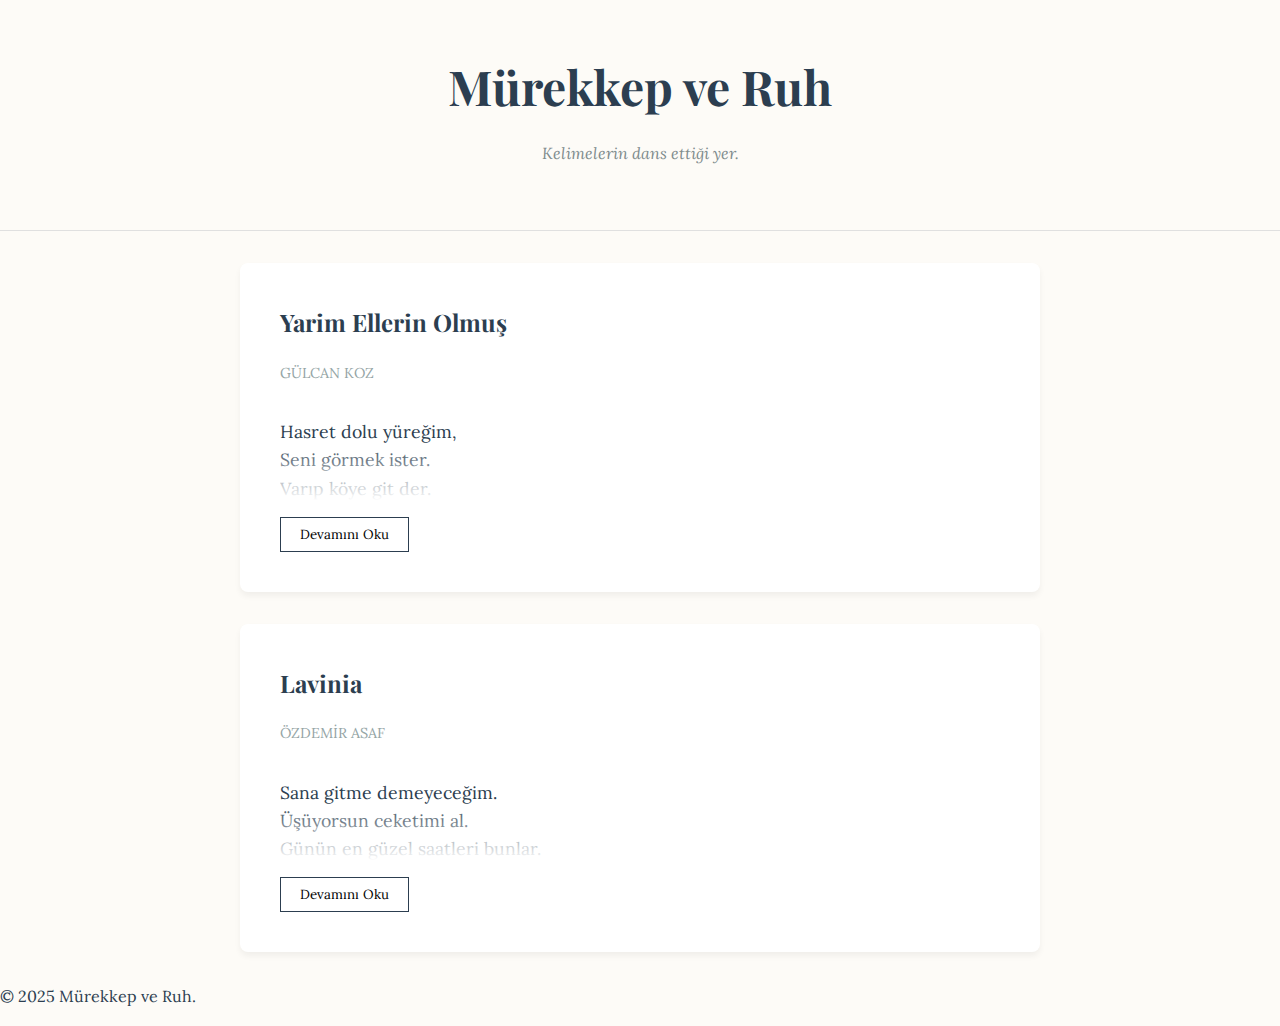
<file: index.html>
<!DOCTYPE html>
<html lang="tr">

<head>
    <meta charset="UTF-8">
    <meta name="viewport" content="width=device-width, initial-scale=1.0">
    <title>Mürekkep ve Ruh - Şiir Blogu</title>
    <link rel="stylesheet" href="style.css">
    <link
        href="https://fonts.googleapis.com/css2?family=Lora:ital,wght@0,400;0,700;1,400&family=Playfair+Display:wght@700&display=swap"
        rel="stylesheet">
</head>

<body>

    <header class="main-header">
        <h1>Mürekkep ve Ruh</h1>
        <p>Kelimelerin dans ettiği yer.</p>
    </header>

    <main class="container">
        <article class="poem-card">
            <h2>Yarim Ellerin Olmuş</h2>
            <div class="meta">Gülcan Koz</div>
            <div class="poem-body collapsed">
                <p>
                    Hasret dolu yüreğim,<br>
                    Seni görmek ister.<br>
                    Varıp köye git der.<br>
                    Keşke gelmez olsaydım.<br>
                    Düğünü görmez olsaydım<br>
                    Yarim ellerin olmuş...<br><br>
                    Dermansız derdi mi<br>
                    Hangi dağlara,<br>
                    Taşlara diyeyim.<br>
                    Hançer saplanmış kalbime<br>
                    Hangi tabipler sarar.<br>
                    Yarim ellerin olmuş...<br>
                </p>
            </div>
            <button class="read-more">Devamını Oku</button>
        </article>

        <article class="poem-card">
            <h2>Lavinia</h2>
            <div class="meta">Özdemir Asaf</div>
            <div class="poem-body collapsed">
                <p>
                    Sana gitme demeyeceğim.<br>
                    Üşüyorsun ceketimi al.<br>
                    Günün en güzel saatleri bunlar.<br>
                    Yanımda kal.<br><br>
                    Sana gitme demeyeceğim.<br>
                    Gene de sen bilirsin.<br>
                    Yalanlar istiyorsan yalanlar söyleyeyim,<br>
                    İncinirsin.
                </p>
            </div>
            <button class="read-more">Devamını Oku</button>
        </article>
    </main>

    <footer>
        <p>&copy; 2025 Mürekkep ve Ruh.</p>
    </footer>

    <script src="script.js"></script>
</body>

</html>
</file>
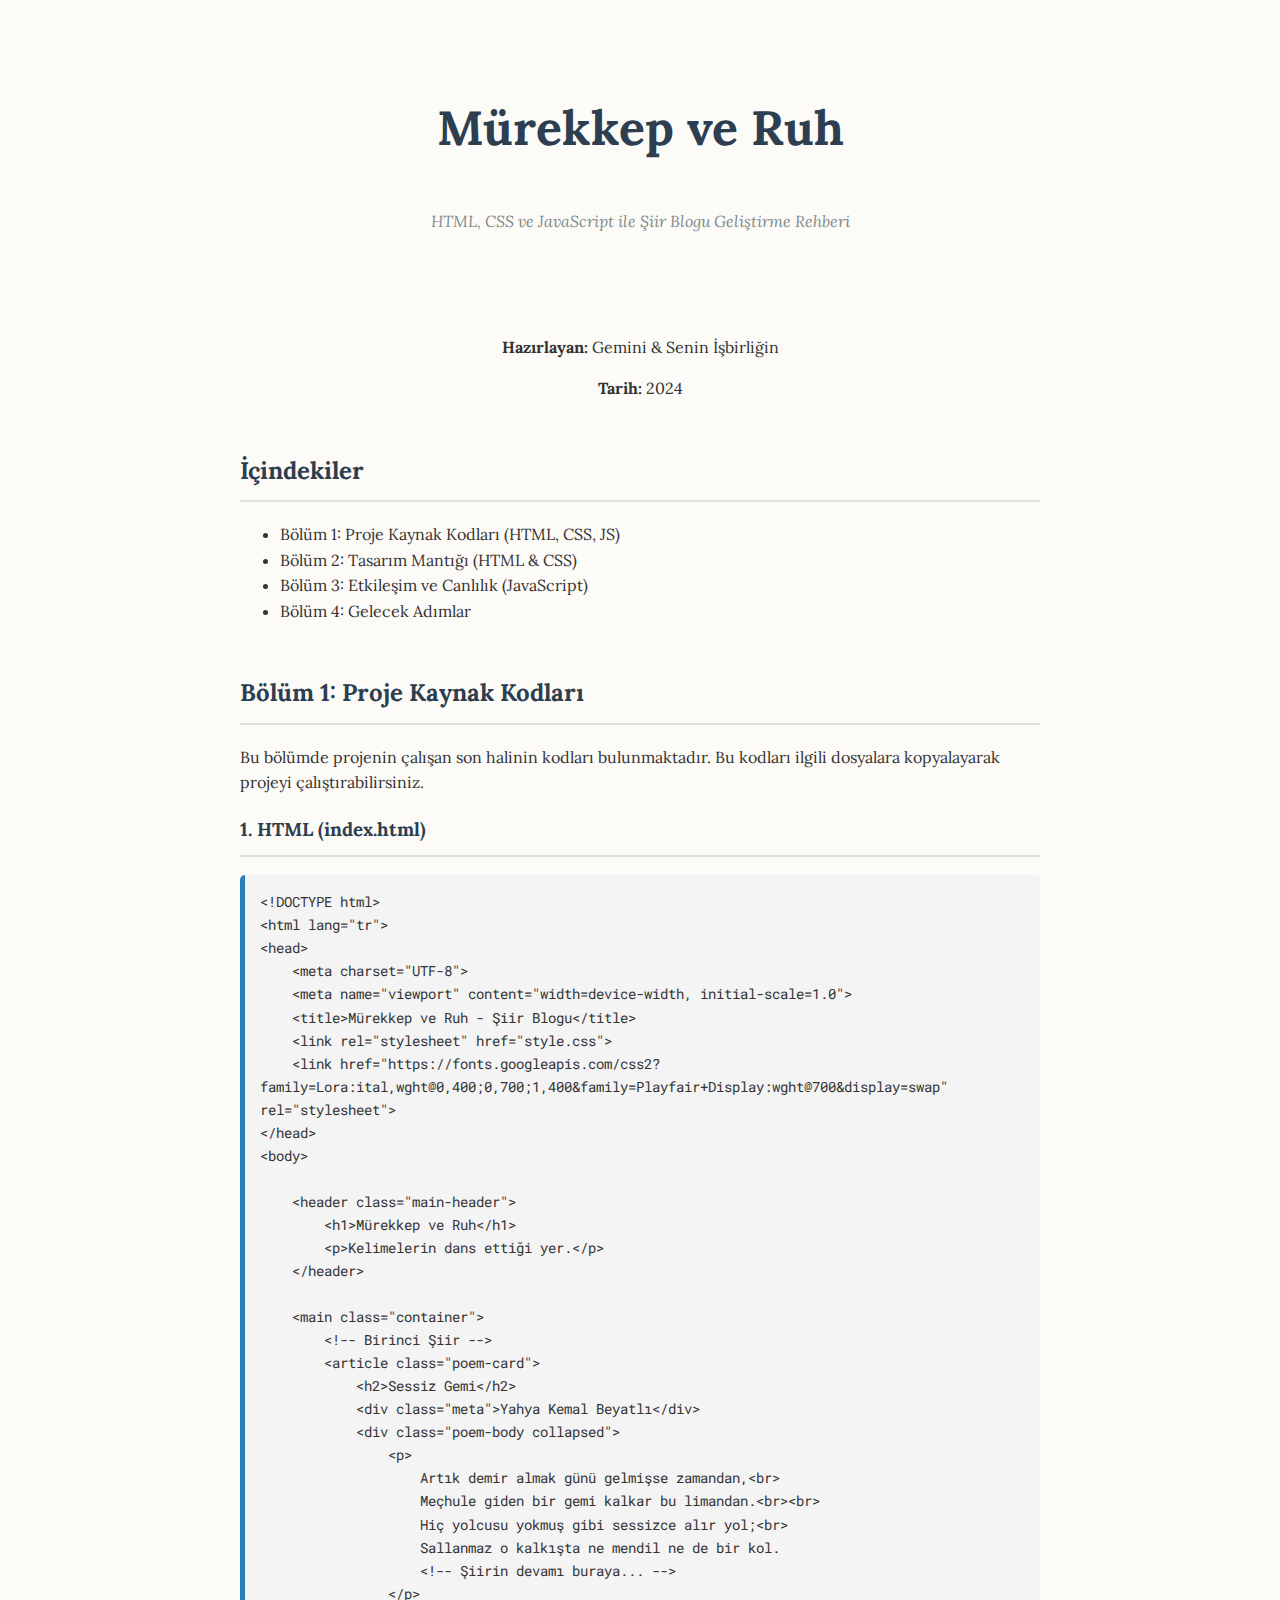
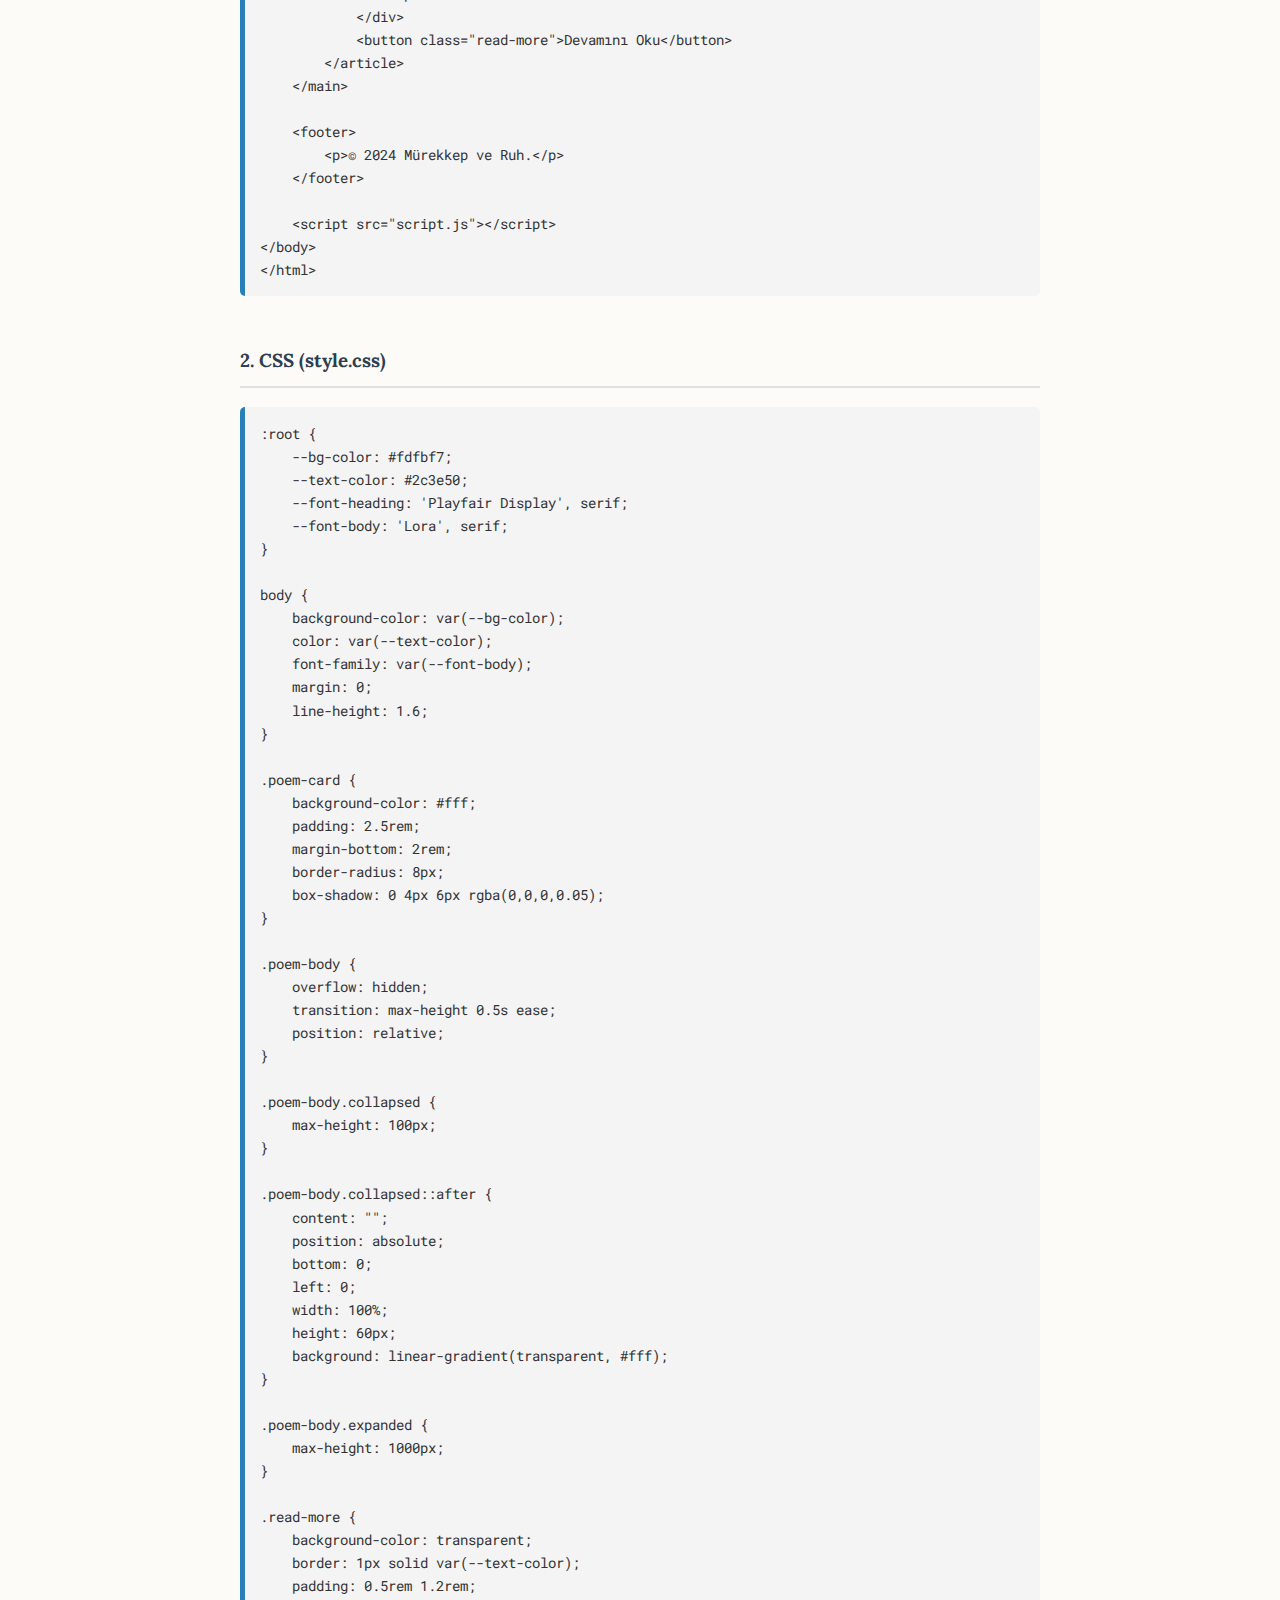
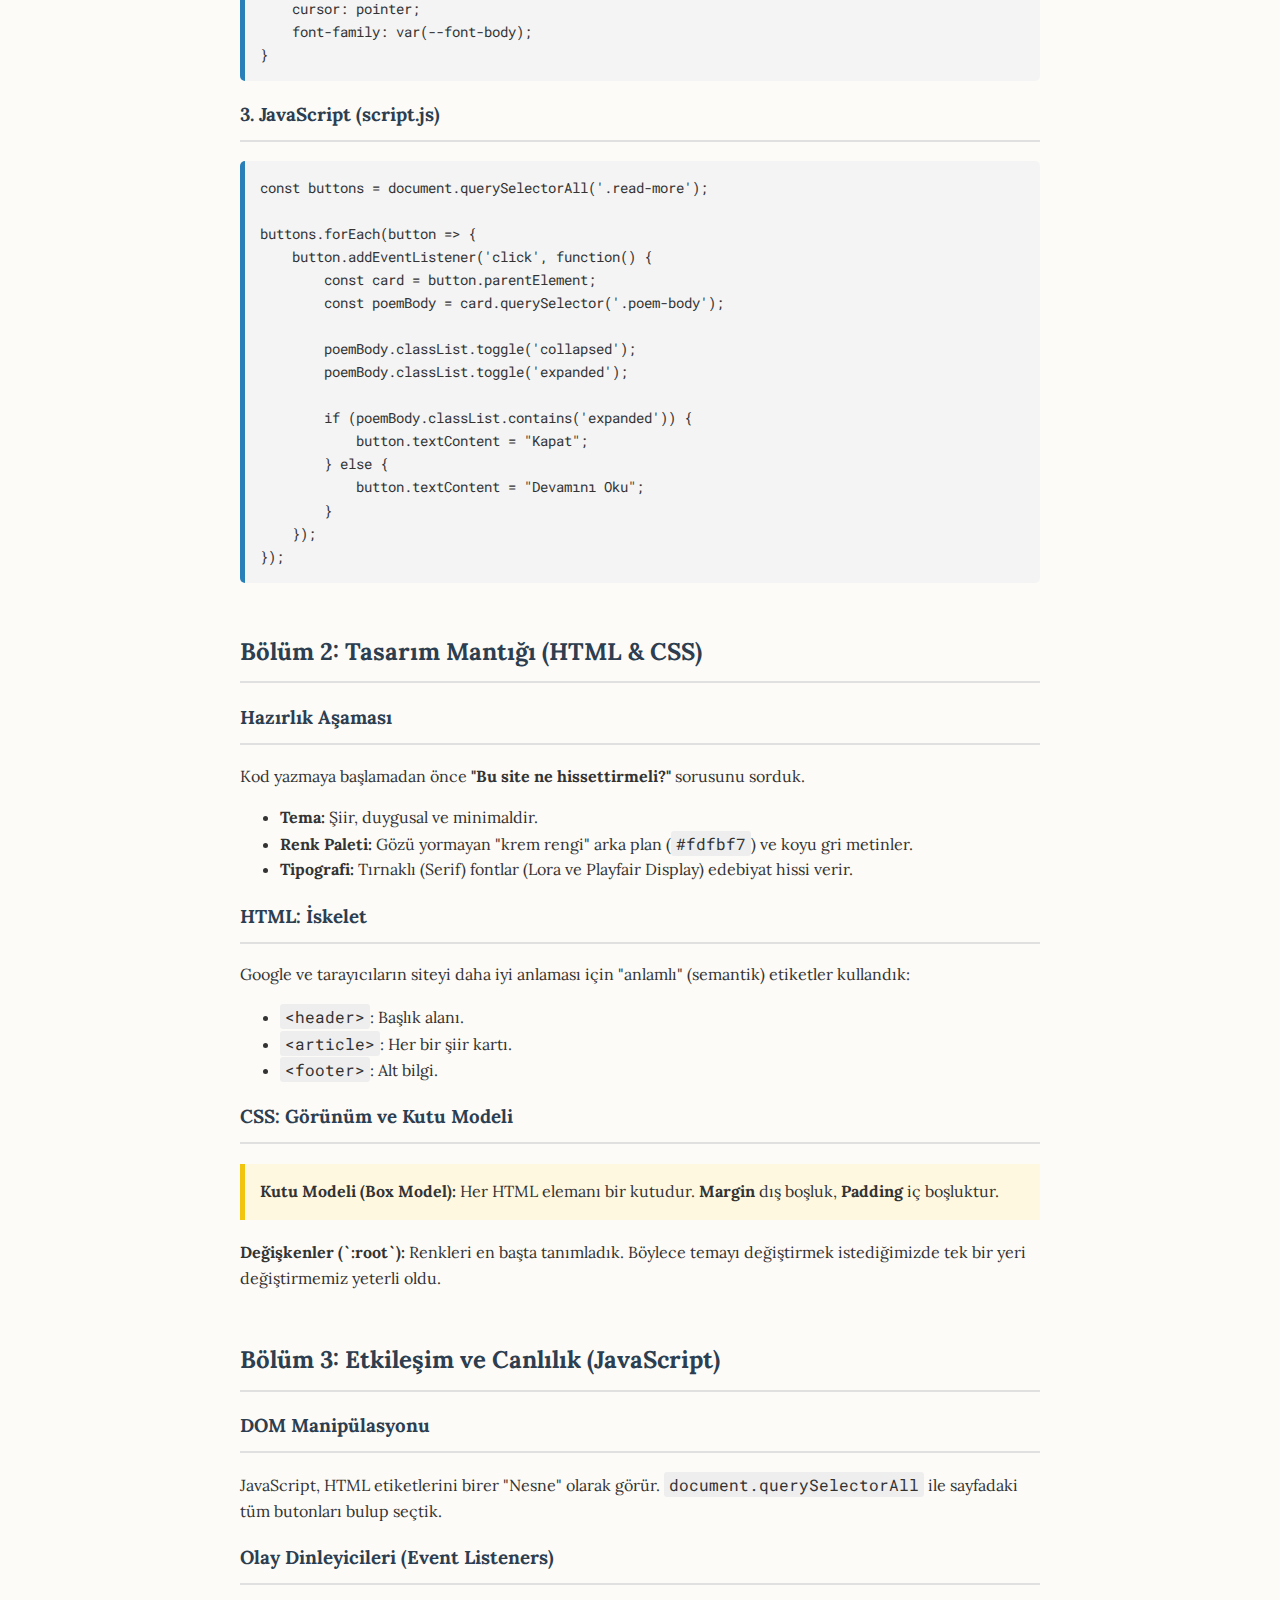
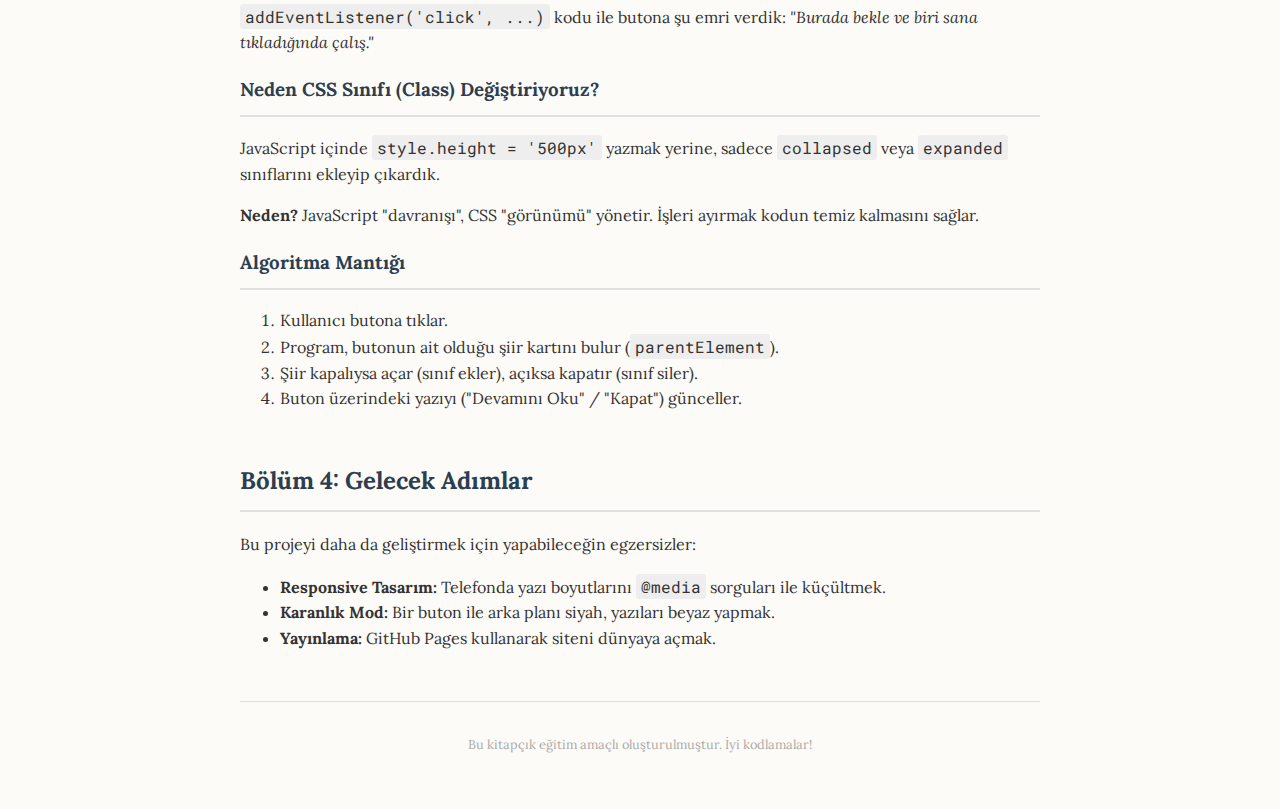
<file: handbook.html>
<!DOCTYPE html>
<html lang="tr">
<head>
    <meta charset="UTF-8">
    <title>Mürekkep ve Ruh - Geliştirici Kitapçığı</title>
    <style>
        @import url('https://fonts.googleapis.com/css2?family=Lora:ital,wght@0,400;0,700;1,400&family=Roboto+Mono&display=swap');

        body {
            font-family: 'Lora', serif;
            line-height: 1.6;
            color: #333;
            max-width: 800px;
            margin: 0 auto;
            padding: 40px;
            background: #fdfbf7;
        }

        h1, h2, h3 {
            color: #2c3e50;
            border-bottom: 2px solid #e0e0e0;
            padding-bottom: 10px;
        }

        h1 { text-align: center; margin-top: 50px; font-size: 3em; border: none; }
        .subtitle { text-align: center; font-style: italic; color: #7f8c8d; margin-bottom: 100px; }
        
        pre {
            background: #f4f4f4;
            padding: 15px;
            border-radius: 5px;
            border-left: 5px solid #2980b9;
            font-family: 'Roboto Mono', monospace;
            font-size: 0.9em;
            overflow-x: auto;
            white-space: pre-wrap; /* Uzun kodların satır atlaması için */
        }

        code {
            font-family: 'Roboto Mono', monospace;
            background: #eee;
            padding: 2px 5px;
            border-radius: 3px;
        }

        .note {
            background-color: #fff8e1;
            border-left: 5px solid #f1c40f;
            padding: 15px;
            margin: 20px 0;
        }

        .page-break {
            page-break-before: always;
            margin-top: 50px;
        }

        footer {
            text-align: center;
            font-size: 0.8em;
            color: #aaa;
            margin-top: 50px;
            border-top: 1px solid #ddd;
            padding-top: 20px;
        }

        @media print {
            body { background: white; margin: 0; padding: 20px; max-width: 100%; }
            .page-break { page-break-before: always; }
            pre { break-inside: avoid; border: 1px solid #ccc; }
            a { text-decoration: none; color: #000; }
        }
    </style>
</head>
<body>

    <h1>Mürekkep ve Ruh</h1>
    <p class="subtitle">HTML, CSS ve JavaScript ile Şiir Blogu Geliştirme Rehberi</p>
    
    <div style="text-align: center; margin-top: 100px;">
        <p><strong>Hazırlayan:</strong> Gemini & Senin İşbirliğin</p>
        <p><strong>Tarih:</strong> 2024</p>
    </div>

    <div class="page-break"></div>

    <h2>İçindekiler</h2>
    <ul>
        <li>Bölüm 1: Proje Kaynak Kodları (HTML, CSS, JS)</li>
        <li>Bölüm 2: Tasarım Mantığı (HTML & CSS)</li>
        <li>Bölüm 3: Etkileşim ve Canlılık (JavaScript)</li>
        <li>Bölüm 4: Gelecek Adımlar</li>
    </ul>

    <div class="page-break"></div>

    <h2>Bölüm 1: Proje Kaynak Kodları</h2>
    <p>Bu bölümde projenin çalışan son halinin kodları bulunmaktadır. Bu kodları ilgili dosyalara kopyalayarak projeyi çalıştırabilirsiniz.</p>

    <h3>1. HTML (index.html)</h3>
    <pre>&lt;!DOCTYPE html&gt;
&lt;html lang="tr"&gt;
&lt;head&gt;
    &lt;meta charset="UTF-8"&gt;
    &lt;meta name="viewport" content="width=device-width, initial-scale=1.0"&gt;
    &lt;title&gt;Mürekkep ve Ruh - Şiir Blogu&lt;/title&gt;
    &lt;link rel="stylesheet" href="style.css"&gt;
    &lt;link href="https://fonts.googleapis.com/css2?family=Lora:ital,wght@0,400;0,700;1,400&family=Playfair+Display:wght@700&display=swap" rel="stylesheet"&gt;
&lt;/head&gt;
&lt;body&gt;

    &lt;header class="main-header"&gt;
        &lt;h1&gt;Mürekkep ve Ruh&lt;/h1&gt;
        &lt;p&gt;Kelimelerin dans ettiği yer.&lt;/p&gt;
    &lt;/header&gt;

    &lt;main class="container"&gt;
        &lt;!-- Birinci Şiir --&gt;
        &lt;article class="poem-card"&gt;
            &lt;h2&gt;Sessiz Gemi&lt;/h2&gt;
            &lt;div class="meta"&gt;Yahya Kemal Beyatlı&lt;/div&gt;
            &lt;div class="poem-body collapsed"&gt;
                &lt;p&gt;
                    Artık demir almak günü gelmişse zamandan,&lt;br&gt;
                    Meçhule giden bir gemi kalkar bu limandan.&lt;br&gt;&lt;br&gt;
                    Hiç yolcusu yokmuş gibi sessizce alır yol;&lt;br&gt;
                    Sallanmaz o kalkışta ne mendil ne de bir kol.
                    &lt;!-- Şiirin devamı buraya... --&gt;
                &lt;/p&gt;
            &lt;/div&gt;
            &lt;button class="read-more"&gt;Devamını Oku&lt;/button&gt;
        &lt;/article&gt;
    &lt;/main&gt;

    &lt;footer&gt;
        &lt;p&gt;&copy; 2024 Mürekkep ve Ruh.&lt;/p&gt;
    &lt;/footer&gt;

    &lt;script src="script.js"&gt;&lt;/script&gt;
&lt;/body&gt;
&lt;/html&gt;</pre>

    <div class="page-break"></div>

    <h3>2. CSS (style.css)</h3>
    <pre>:root {
    --bg-color: #fdfbf7;
    --text-color: #2c3e50;
    --font-heading: 'Playfair Display', serif;
    --font-body: 'Lora', serif;
}

body {
    background-color: var(--bg-color);
    color: var(--text-color);
    font-family: var(--font-body);
    margin: 0;
    line-height: 1.6;
}

.poem-card {
    background-color: #fff;
    padding: 2.5rem;
    margin-bottom: 2rem;
    border-radius: 8px;
    box-shadow: 0 4px 6px rgba(0,0,0,0.05);
}

.poem-body {
    overflow: hidden;
    transition: max-height 0.5s ease;
    position: relative;
}

.poem-body.collapsed {
    max-height: 100px;
}

.poem-body.collapsed::after {
    content: "";
    position: absolute;
    bottom: 0;
    left: 0;
    width: 100%;
    height: 60px;
    background: linear-gradient(transparent, #fff);
}

.poem-body.expanded {
    max-height: 1000px;
}

.read-more {
    background-color: transparent;
    border: 1px solid var(--text-color);
    padding: 0.5rem 1.2rem;
    cursor: pointer;
    font-family: var(--font-body);
}</pre>

    <h3>3. JavaScript (script.js)</h3>
    <pre>const buttons = document.querySelectorAll('.read-more');

buttons.forEach(button => {
    button.addEventListener('click', function() {
        const card = button.parentElement;
        const poemBody = card.querySelector('.poem-body');

        poemBody.classList.toggle('collapsed');
        poemBody.classList.toggle('expanded');

        if (poemBody.classList.contains('expanded')) {
            button.textContent = "Kapat";
        } else {
            button.textContent = "Devamını Oku";
        }
    });
});</pre>

    <div class="page-break"></div>

    <h2>Bölüm 2: Tasarım Mantığı (HTML & CSS)</h2>
    
    <h3>Hazırlık Aşaması</h3>
    <p>Kod yazmaya başlamadan önce <strong>"Bu site ne hissettirmeli?"</strong> sorusunu sorduk.</p>
    <ul>
        <li><strong>Tema:</strong> Şiir, duygusal ve minimaldir.</li>
        <li><strong>Renk Paleti:</strong> Gözü yormayan "krem rengi" arka plan (<code>#fdfbf7</code>) ve koyu gri metinler.</li>
        <li><strong>Tipografi:</strong> Tırnaklı (Serif) fontlar (Lora ve Playfair Display) edebiyat hissi verir.</li>
    </ul>

    <h3>HTML: İskelet</h3>
    <p>Google ve tarayıcıların siteyi daha iyi anlaması için "anlamlı" (semantik) etiketler kullandık:</p>
    <ul>
        <li><code>&lt;header&gt;</code>: Başlık alanı.</li>
        <li><code>&lt;article&gt;</code>: Her bir şiir kartı.</li>
        <li><code>&lt;footer&gt;</code>: Alt bilgi.</li>
    </ul>

    <h3>CSS: Görünüm ve Kutu Modeli</h3>
    <p class="note"><strong>Kutu Modeli (Box Model):</strong> Her HTML elemanı bir kutudur. <strong>Margin</strong> dış boşluk, <strong>Padding</strong> iç boşluktur.</p>
    <p><strong>Değişkenler (`:root`):</strong> Renkleri en başta tanımladık. Böylece temayı değiştirmek istediğimizde tek bir yeri değiştirmemiz yeterli oldu.</p>

    <div class="page-break"></div>

    <h2>Bölüm 3: Etkileşim ve Canlılık (JavaScript)</h2>

    <h3>DOM Manipülasyonu</h3>
    <p>JavaScript, HTML etiketlerini birer "Nesne" olarak görür. <code>document.querySelectorAll</code> ile sayfadaki tüm butonları bulup seçtik.</p>

    <h3>Olay Dinleyicileri (Event Listeners)</h3>
    <p><code>addEventListener('click', ...)</code> kodu ile butona şu emri verdik: <em>"Burada bekle ve biri sana tıkladığında çalış."</em></p>

    <h3>Neden CSS Sınıfı (Class) Değiştiriyoruz?</h3>
    <p>JavaScript içinde <code>style.height = '500px'</code> yazmak yerine, sadece <code>collapsed</code> veya <code>expanded</code> sınıflarını ekleyip çıkardık.</p>
    <p><strong>Neden?</strong> JavaScript "davranışı", CSS "görünümü" yönetir. İşleri ayırmak kodun temiz kalmasını sağlar.</p>

    <h3>Algoritma Mantığı</h3>
    <ol>
        <li>Kullanıcı butona tıklar.</li>
        <li>Program, butonun ait olduğu şiir kartını bulur (<code>parentElement</code>).</li>
        <li>Şiir kapalıysa açar (sınıf ekler), açıksa kapatır (sınıf siler).</li>
        <li>Buton üzerindeki yazıyı ("Devamını Oku" / "Kapat") günceller.</li>
    </ol>

    <div class="page-break"></div>

    <h2>Bölüm 4: Gelecek Adımlar</h2>
    <p>Bu projeyi daha da geliştirmek için yapabileceğin egzersizler:</p>
    <ul>
        <li><strong>Responsive Tasarım:</strong> Telefonda yazı boyutlarını <code>@media</code> sorguları ile küçültmek.</li>
        <li><strong>Karanlık Mod:</strong> Bir buton ile arka planı siyah, yazıları beyaz yapmak.</li>
        <li><strong>Yayınlama:</strong> GitHub Pages kullanarak siteni dünyaya açmak.</li>
    </ul>

    <footer>
        <p>Bu kitapçık eğitim amaçlı oluşturulmuştur. İyi kodlamalar!</p>
    </footer>

</body>
</html>
</file>
<file: style.css>
/* (Önceki temel ayarlar aynı kalıyor, sadece poem-body kısmını değiştiriyoruz) */
:root {
    --bg-color: #fdfbf7;
    --text-color: #2c3e50;
    --font-heading: 'Playfair Display', serif;
    --font-body: 'Lora', serif;
}

body {
    background-color: var(--bg-color);
    color: var(--text-color);
    font-family: var(--font-body);
    margin: 0;
    line-height: 1.6;
}

.main-header { text-align: center; padding: 3rem 1rem; border-bottom: 1px solid #e0e0e0; margin-bottom: 2rem; }
.main-header h1 { font-family: var(--font-heading); font-size: 3rem; margin: 0; }
.main-header p { font-style: italic; color: #7f8c8d; }

.container { max-width: 800px; margin: 0 auto; padding: 0 1rem; }

.poem-card {
    background-color: #fff;
    padding: 2.5rem;
    margin-bottom: 2rem;
    border-radius: 8px;
    box-shadow: 0 4px 6px rgba(0,0,0,0.05);
}

.poem-card h2 { font-family: var(--font-heading); margin-top: 0; }
.meta { color: #95a5a6; font-size: 0.9rem; margin-bottom: 1rem; text-transform: uppercase; }

/* --- YENİ EKLENEN KISIMLAR --- */

.poem-body {
    font-size: 1.1rem;
    overflow: hidden; /* Taşanı gizle */
    transition: max-height 0.5s ease; /* Açılma animasyonu */
    position: relative;
}

/* Kapalı Durum (JavaScript ile kontrol edilecek) */
.poem-body.collapsed {
    max-height: 100px; /* Sadece ilk birkaç satır görünsün */
}

/* Kapalı durumdayken yazının ucunu silikleştirme efekti */
.poem-body.collapsed::after {
    content: "";
    position: absolute;
    bottom: 0;
    left: 0;
    width: 100%;
    height: 60px;
    background: linear-gradient(transparent, #fff); /* Şeffaftan beyaza geçiş */
}

/* Açık Durum */
.poem-body.expanded {
    max-height: 1000px; /* Yeterince büyük bir değer */
}

.read-more {
    background-color: transparent;
    border: 1px solid var(--text-color);
    padding: 0.5rem 1.2rem;
    cursor: pointer;
    margin-top: 1rem;
    font-family: var(--font-body);
    transition: all 0.3s;
}

.read-more:hover {
    background-color: var(--text-color);
    color: white;
}
</file>
